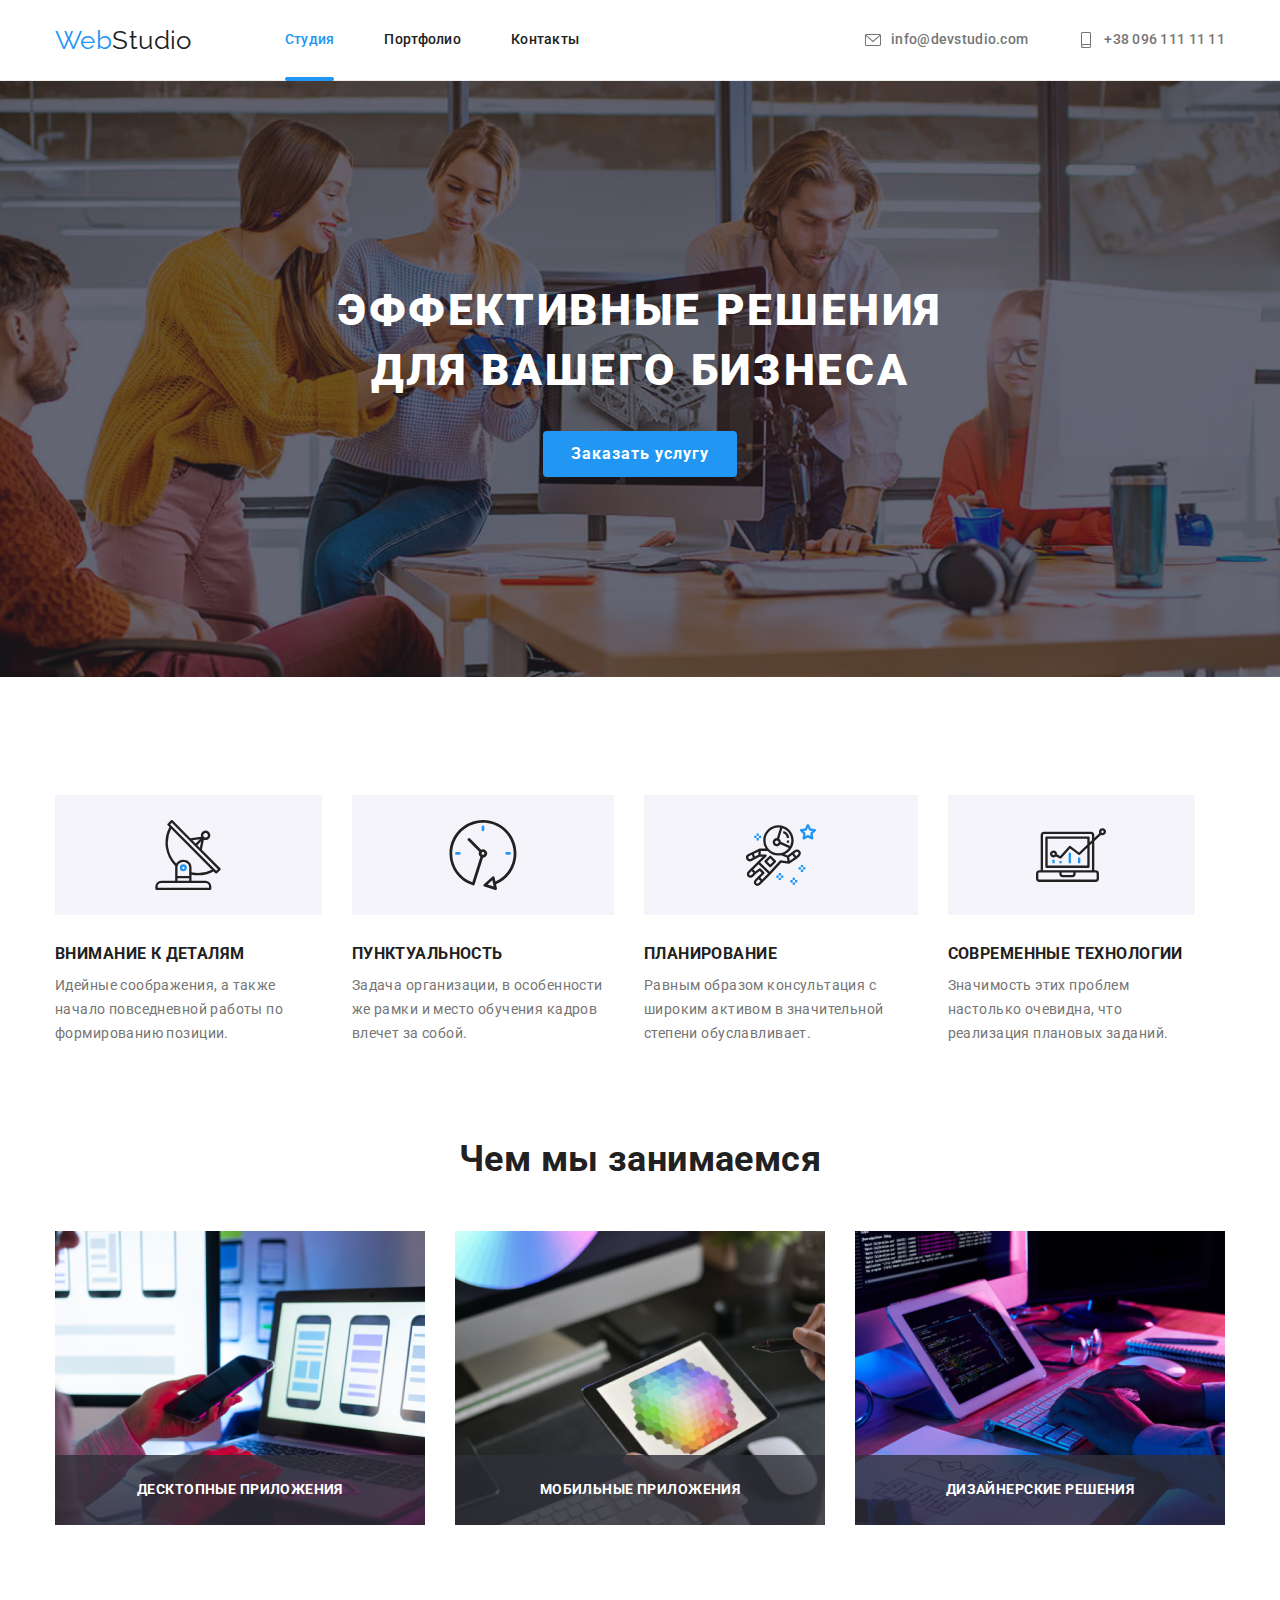
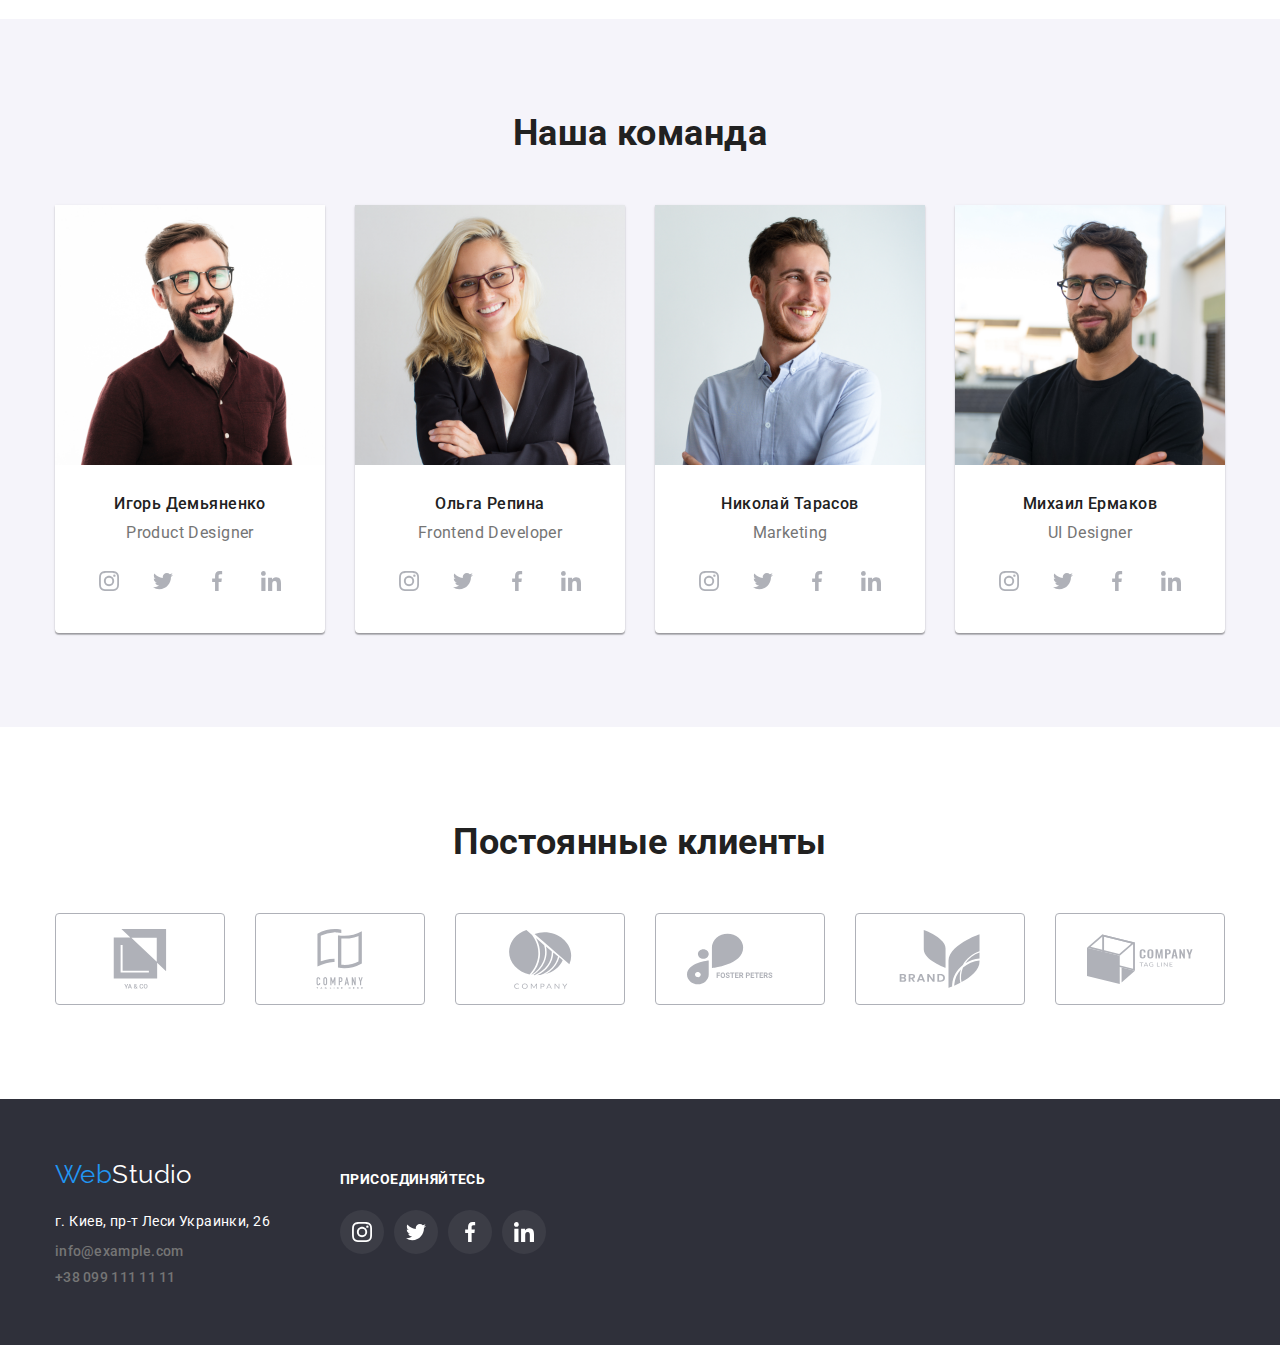
<file: index.html>
<!DOCTYPE html>
<html lang="ru">

<head>
  <meta charset="UTF-8" />
  <meta http-equiv="X-UA-Compatible" content="IE=edge" />
  <meta name="viewport" content="width=device-width, initial-scale=1.0" />
  <title>Студия</title>
  <link rel="preconnect" href="https://fonts.googleapis.com">
  <link rel="preconnect" href="https://fonts.gstatic.com" crossorigin>
  <link href="https://fonts.googleapis.com/css2?family=Raleway:wght@700&family=Roboto:wght@400;500;700;900&display=swap"
    rel="stylesheet">
  <link rel="stylesheet" href="https://cdnjs.cloudflare.com/ajax/libs/modern-normalize/1.1.0/modern-normalize.min.css">
  <link rel="stylesheet" href="./css/style.css">
</head>

<body>
  <!-- Шапка сайта -->
  <header class="page-header">
    <div class="header-section container">
      <nav class="main-nav">
        <a href="./index.html" class="logo">Web<span class="header-logo">Studio</span></a>

        <ul class="site-nav list">
          <li class="nav-items"><a href="./index.html" class="nav-link link current">Студия</a></li>
          <li class="nav-items"><a href="./portfolio.html" class="nav-link link">Портфолио</a></li>
          <li class="nav-items"><a href="" class="nav-link link">Контакты</a></li>
        </ul>
      </nav>

      <ul class="site-info list">
        <li class="header-mail"><a class="info" href="mailto:info@devstudio.com">
            <svg class="header-contact__icon" width="16" height="16">
              <use href="./images/sprite/sprite.svg#icon-email"></use>
            </svg>
            info@devstudio.com</a></li>
        <li class="header-tel"><a class="info" href="tel:+380961111111">
            <svg class="header-contact__icon" width="16" height="16">
              <use href="./images/sprite/sprite.svg#icon-phone"></use>
            </svg>
            +38 096 111 11 11</a></li>
      </ul>
    </div>
  </header>

  <main>

    <!-- Герой сайта -->
    <section class="hero">
      <div class="container">
        <h1 class="hero-title">Эффективные решения для вашего бизнеса</h1>
        <button class="hero-btn" type="button" data-modal-open><span class="order">Заказать услугу</span></button>
        <div class="backdrop is-hidden" data-modal>
          <div class="modal">
            <button class="close-btn" type="button" data-modal-close>
              <svg class="modal-icon" width="18" height="18">
                <use href="./images/sprite/sprite.svg#icon-close"></use>
              </svg>
            </button>
          </div>
        </div>
      </div>
    </section>

    <!-- Секция о компании -->
    <section class="section company">
      <div class="container">
        <!-- Скрытый заголовок -->
        <h2 class="section-title">Описание преимуществ компании</h2>
        <!-- Преимущества -->
        <ul class="feature-list list">
          <li class="feature-list__items">
            <div class="features-icon__block">
              <svg class="features-icon__svg" width="70" height="70">
                <use href="./images/sprite/sprite.svg#icon-antenna"></use>
              </svg>
            </div>
            <h3 class="title">Внимание к деталям</h3>
            <p class="feature-text">Идейные соображения, а также начало повседневной работы по формированию позиции.</p>
          </li>
          <li class="feature-list__items">
            <div class="features-icon__block">
              <svg class="features-icon__svg" width="70" height="70">
                <use href="./images/sprite/sprite.svg#icon-clock"></use>
              </svg>
            </div>
            <h3 class="title">Пунктуальность</h3>
            <p class="feature-text">Задача организации, в особенности же рамки и место обучения кадров влечет за собой.
            </p>
          </li>
          <li class="feature-list__items">
            <div class="features-icon__block">
              <svg class="features-icon__svg" width="70" height="70">
                <use href="./images/sprite/sprite.svg#icon-astronaut"></use>
              </svg>
            </div>
            <h3 class="title">Планирование</h3>
            <p class="feature-text">Равным образом консультация с широким активом в значительной степени обуславливает.
            </p>
          </li>
          <li class="feature-list__items">
            <div class="features-icon__block">
              <svg class="features-icon__svg" width="70" height="70">
                <use href="./images/sprite/sprite.svg#icon-diagram"></use>
              </svg>
            </div>
            <h3 class="title">Современные технологии</h3>
            <p class="feature-text">Значимость этих проблем настолько очевидна, что реализация плановых заданий.</p>
          </li>
        </ul>
      </div>
    </section>

    <!-- Секция чем мы занимаемся -->
    <section class="section">
      <div class="container">
        <!-- Примеры работ компании -->
        <h2 class="work-title">Чем мы занимаемся</h2>

        <ul class="work-list list">
          <li class="work-list__item">
            <img src="./images/notebook.png" alt="notebook" width="370" />
            <p class="work-list__text">Десктопные приложения</p>
          </li>
          <li class="work-list__item">
            <img src="./images/tablet.png" alt="tablet" width="370" />
            <p class="work-list__text">Мобильные приложения</p>
          </li>
          <li class="work-list__item">
            <img src="./images/computer.png" alt="computer" width="370" />
            <p class="work-list__text">Дизайнерские решения</p>
          </li>
        </ul>
      </div>
    </section>

    <!-- Секция команда -->
    <section class="section-team">
      <div class="container">
        <!-- Команда -->
        <h2 class="block-title team">Наша команда</h2>

        <ul class="block-team list">
          <li class="block">
            <img src="./images/foto1.png" alt="Игорь Демьяненко" width="270" />
            <div class="team-list__block">
              <h3 class="title-name">Игорь Демьяненко</h3>
              <p class="section-text">Product Designer</p>
              <ul class="team-list__social">
                <li class="social-link__item">
                  <a href="" class="team-social__link link">
                    <svg class="team-social__svg" width="20px" height="20px">
                      <use href="./images/sprite/sprite.svg#icon-instagram"></use>
                    </svg>
                  </a>
                </li>
                <li class="social-link__item">
                  <a href="" class="team-social__link link">
                    <svg class="team-social__svg" width="20px" height="20px">
                      <use href="./images/sprite/sprite.svg#icon-twitter"></use>
                    </svg>
                  </a>
                </li>
                <li class="social-link__item">
                  <a href="" class="team-social__link link">
                    <svg class="team-social__svg" width="20px" height="20px">
                      <use href="./images/sprite/sprite.svg#icon-facebook"></use>
                    </svg>
                  </a>
                </li>
                <li class="social-link__item">
                  <a href="" class="team-social__link link">
                    <svg class="team-social__svg" width="20px" height="20px">
                      <use href="./images/sprite/sprite.svg#icon-linkedin"></use>
                    </svg>
                  </a>
                </li>
              </ul>
            </div>
          </li>
          <li class="block">
            <img src="./images/foto2.png" alt="Ольга Репина" width="270" />
            <div class="team-list__block">
              <h3 class="title-name">Ольга Репина</h3>
              <p class="section-text">Frontend Developer</p>
              <ul class="team-list__social">
                <li class="social-link__item">
                  <a href="" class="team-social__link link">
                    <svg class="team-social__svg" width="20px" height="20px">
                      <use href="./images/sprite/sprite.svg#icon-instagram"></use>
                    </svg>
                  </a>
                </li>
                <li class="social-link__item">
                  <a href="" class="team-social__link link">
                    <svg class="team-social__svg" width="20px" height="20px">
                      <use href="./images/sprite/sprite.svg#icon-twitter"></use>
                    </svg>
                  </a>
                </li>
                <li class="social-link__item">
                  <a href="" class="team-social__link link">
                    <svg class="team-social__svg" width="20px" height="20px">
                      <use href="./images/sprite/sprite.svg#icon-facebook"></use>
                    </svg>
                  </a>
                </li>
                <li class="social-link__item">
                  <a href="" class="team-social__link link">
                    <svg class="team-social__svg" width="20px" height="20px">
                      <use href="./images/sprite/sprite.svg#icon-linkedin"></use>
                    </svg>
                  </a>
                </li>
              </ul>
            </div>
          </li>
          <li class="block">
            <img src="./images/foto3.png" alt="Николай Тарасов" width="270" />
            <div class="team-list__block">
              <h3 class="title-name">Николай Тарасов</h3>
              <p class="section-text">Marketing</p>
              <ul class="team-list__social">
                <li class="social-link__item">
                  <a href="" class="team-social__link link">
                    <svg class="team-social__svg" width="20px" height="20px">
                      <use href="./images/sprite/sprite.svg#icon-instagram"></use>
                    </svg>
                  </a>
                </li>
                <li class="social-link__item">
                  <a href="" class="team-social__link link">
                    <svg class="team-social__svg" width="20px" height="20px">
                      <use href="./images/sprite/sprite.svg#icon-twitter"></use>
                    </svg>
                  </a>
                </li>
                <li class="social-link__item">
                  <a href="" class="team-social__link link">
                    <svg class="team-social__svg" width="20px" height="20px">
                      <use href="./images/sprite/sprite.svg#icon-facebook"></use>
                    </svg>
                  </a>
                </li>
                <li class="social-link__item">
                  <a href="" class="team-social__link link">
                    <svg class="team-social__svg" width="20px" height="20px">
                      <use href="./images/sprite/sprite.svg#icon-linkedin"></use>
                    </svg>
                  </a>
                </li>
              </ul>
            </div>
          </li>
          <li class="block">
            <img src="./images/foto4.png" alt="Михаил Ермаков" width="270" />
            <div class="team-list__block">
              <h3 class="title-name">Михаил Ермаков</h3>
              <p class="section-text">UI Designer</p>
              <ul class="team-list__social">
                <li class="social-link__item">
                  <a href="" class="team-social__link link">
                    <svg class="team-social__svg" width="20px" height="20px">
                      <use href="./images/sprite/sprite.svg#icon-instagram"></use>
                    </svg>
                  </a>
                </li>
                <li class="social-link__item">
                  <a href="" class="team-social__link link">
                    <svg class="team-social__svg" width="20px" height="20px">
                      <use href="./images/sprite/sprite.svg#icon-twitter"></use>
                    </svg>
                  </a>
                </li>
                <li class="social-link__item">
                  <a href="" class="team-social__link link">
                    <svg class="team-social__svg" width="20px" height="20px">
                      <use href="./images/sprite/sprite.svg#icon-facebook"></use>
                    </svg>
                  </a>
                </li>
                <li class="social-link__item">
                  <a href="" class="team-social__link link">
                    <svg class="team-social__svg" width="20px" height="20px">
                      <use href="./images/sprite/sprite.svg#icon-linkedin"></use>
                    </svg>
                  </a>
                </li>
              </ul>
            </div>
          </li class="block">
        </ul>
      </div>
    </section>

    <!-- Секция постоянные клиенты -->
    <section class="section">
      <div class="container">
        <h2 class="client-title">Постоянные клиенты </h2>
        <ul class="client-list list">
          <li class="customer-items">
            <a class="customers-link link" href="">
              <svg class="customer-icons__svg" width="106px" height="60px">
                <use href="./images/sprite/sprite.svg#icon-icons-1"></use>
              </svg>
            </a>
          </li>
          <li class="customer-items">
            <a class="customers-link link" href="">
              <svg class="customer-icons__svg" width="106px" height="60px">
                <use href="./images/sprite/sprite.svg#icon-icons-2"></use>
              </svg>
            </a>
          </li>
          <li class="customer-items">
            <a class="customers-link link" href="">
              <svg class="customer-icons__svg" width="106px" height="60px">
                <use href="./images/sprite/sprite.svg#icon-icons-3"></use>
              </svg>
            </a>
          </li>
          <li class="customer-items">
            <a class="customers-link link" href="">
              <svg class="customer-icons__svg" width="106px" height="60px">
                <use href="./images/sprite/sprite.svg#icon-icons-4"></use>
              </svg>
            </a>
          </li>
          <li class="customer-items">
            <a class="customers-link link" href="">
              <svg class="customer-icons__svg" width="106px" height="60px">
                <use href="./images/sprite/sprite.svg#icon-icons-5"></use>
              </svg>
            </a>
          </li>
          <li class="customer-items">
            <a class="customers-link link" href="">
              <svg class="customer-icons__svg" width="106px" height="60px">
                <use href="./images/sprite/sprite.svg#icon-icons-6"></use>
              </svg>
            </a>
          </li>
        </ul>
      </div>
    </section>
  </main>

  <!-- Футер сайта  -->
  <footer class="footer">
    <div class="container">
      <section class="footer-section">
        <div class="footer-block__contacts"><a href="./index.html" class="logo">Web<span
              class="footer-logo">Studio</span></a>
          <address class="address">
            <ul class="list">
              <li class="footer-text__items">
                <p class="footer-text">г. Киев, пр-т Леси Украинки, 26</p>
              </li>
              <li class="footer-items"><a href="" class="info">info@example.com</a></li>
              <li class="footer-items"><a href="" class="info">+38 099 111 11 11</a></li>
            </ul>
          </address>
        </div>
        <div class="social-block">
          <p class="social-section__text">Присоединяйтесь</p>
          <ul class="footer-list list">
            <li class="footer-list__items">
              <a class="footer-list__link" href="">
                <svg class="footer-list__icons" width="20" height="20">
                  <use href="./images/sprite/sprite.svg#icon-instagram"></use>
                </svg>
              </a>
            </li>

            <li class="footer-list__items">
              <a class="footer-list__link" href="">
                <svg class="footer-list__icons" width="20" height="20">
                  <use href="./images/sprite/sprite.svg#icon-twitter"></use>
                </svg>
              </a>
            </li>

            <li class="footer-list__items">
              <a class="footer-list__link" href="">
                <svg class="footer-list__icons" width="20" height="20">
                  <use href="./images/sprite/sprite.svg#icon-facebook"></use>
                </svg>
              </a>
            </li>

            <li class="footer-list__items">
              <a class="footer-list__link" href="">
                <svg class="footer-list__icons" width="20" height="20">
                  <use href="./images/sprite/sprite.svg#icon-linkedin"></use>
                </svg>
              </a>
            </li>
          </ul>
        </div>
      </section>
    </div>
  </footer>

  <!-- JS для модалки -->
  <script src="./js/modal.js"></script>
</body>

</html>
</file>
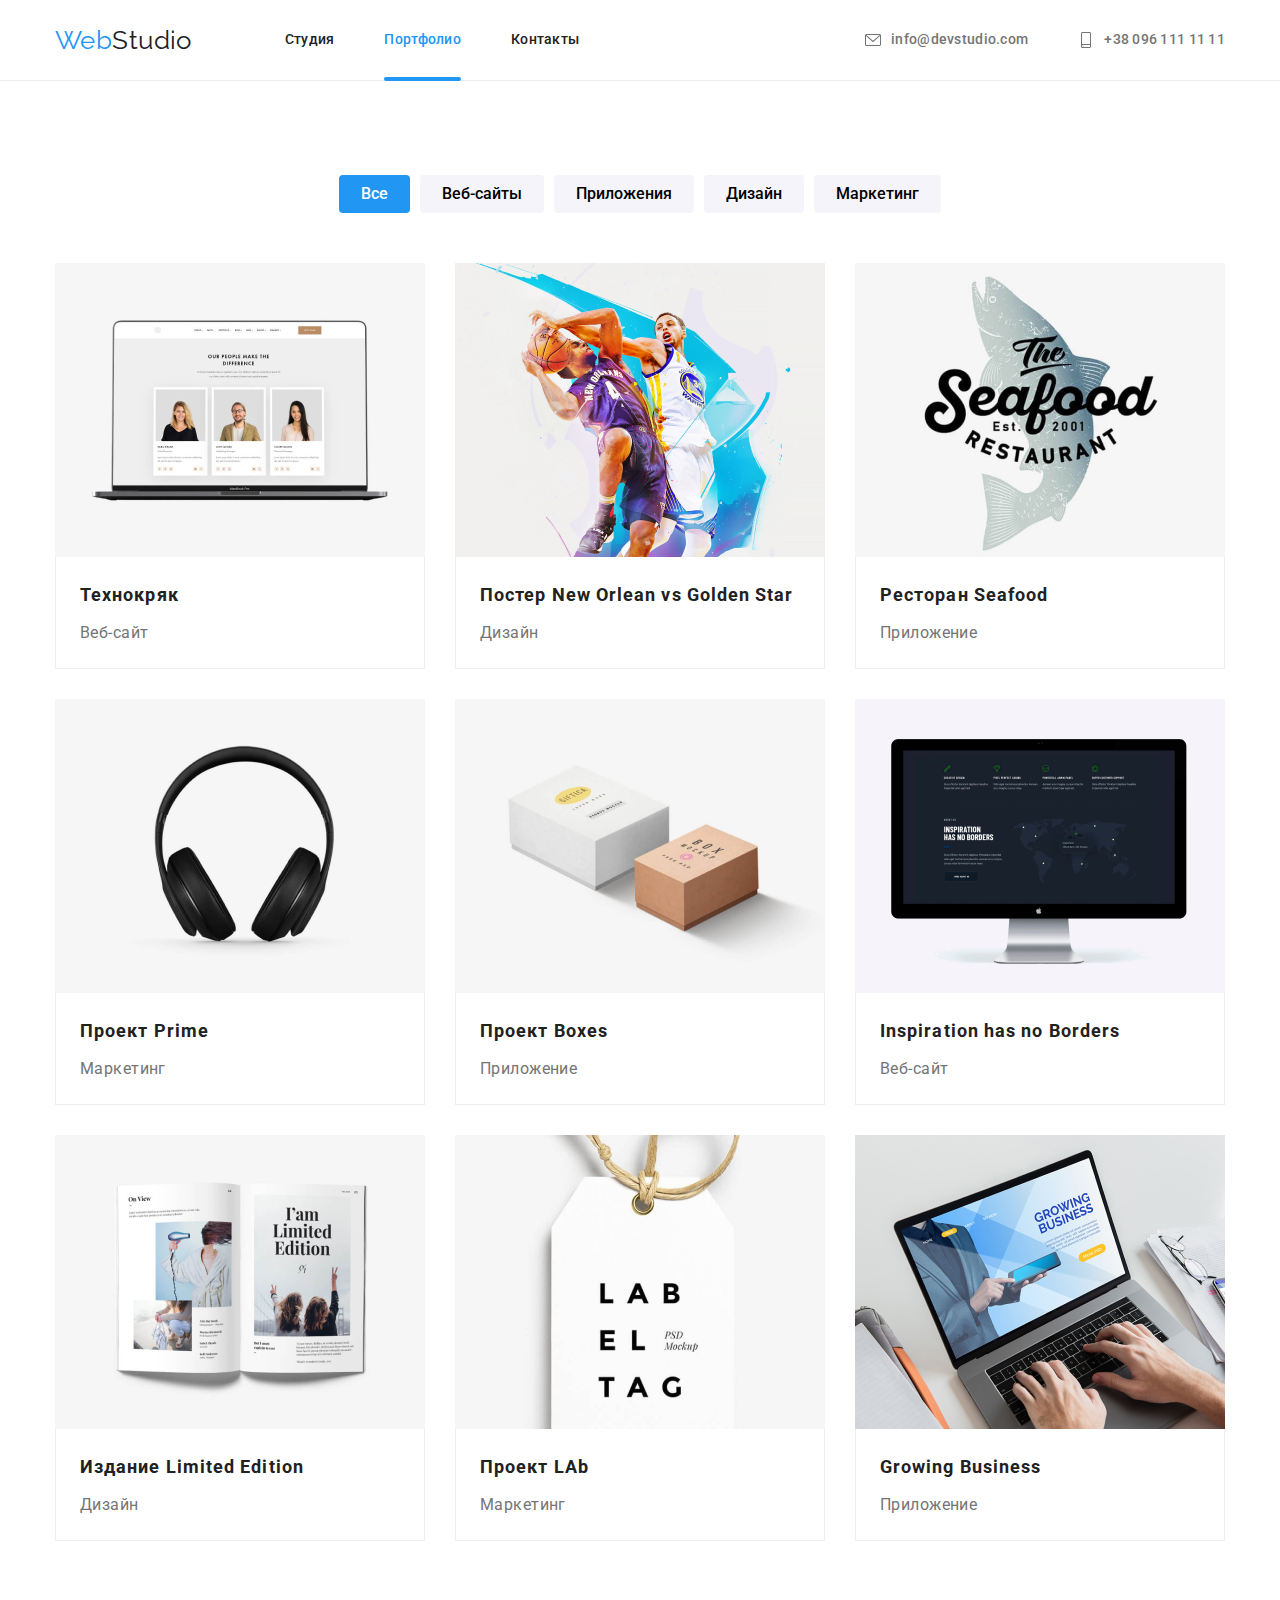
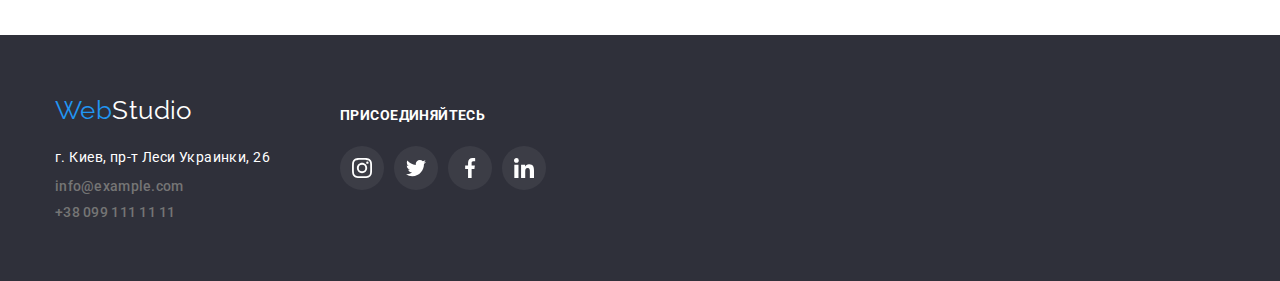
<file: portfolio.html>
<!DOCTYPE html>
<html lang="ru">

<head>
  <meta charset="UTF-8" />
  <meta http-equiv="X-UA-Compatible" content="IE=edge" />
  <meta name="viewport" content="width=device-width, initial-scale=1.0" />
  <title>Портфолио</title>
  <link rel="preconnect" href="https://fonts.googleapis.com">
  <link rel="preconnect" href="https://fonts.gstatic.com" crossorigin>
  <link href="https://fonts.googleapis.com/css2?family=Raleway:wght@700&family=Roboto:wght@400;500;700;900&display=swap"
    rel="stylesheet">
  <link rel="stylesheet" href="https://cdnjs.cloudflare.com/ajax/libs/modern-normalize/1.1.0/modern-normalize.min.css">
  <link rel="stylesheet" href="./css/style.css">
</head>

<body>
  <!-- Шапка сайта -->
  <header class="page-header">
    <div class="header-section container">
      <nav class="main-nav">
        <a href="./index.html" class="logo">Web<span class="header-logo">Studio</span></a>

        <ul class="site-nav list">
          <li class="nav-items"><a href="./index.html" class="nav-link link">Студия</a></li>
          <li class="nav-items"><a href="./portfolio.html" class="nav-link link current">Портфолио</a></li>
          <li class="nav-items"><a href="" class="nav-link link">Контакты</a></li>
        </ul>
      </nav>

      <ul class="site-info list">
        <li class="header-mail"><a class="info" href="mailto:info@devstudio.com">
            <svg class="header-contact__icon" width="16" height="16">
              <use href="./images/sprite/sprite.svg#icon-email"></use>
            </svg>
            info@devstudio.com</a></li>
        <li class="header-tel"><a class="info" href="tel:+380961111111">
            <svg class="header-contact__icon" width="16" height="16">
              <use href="./images/sprite/sprite.svg#icon-phone"></use>
            </svg>
            +38 096 111 11 11</a></li>
      </ul>
    </div>
  </header>

  <main>
    <!-- Cкрытый заголовок -->
    <section class="section">
      <div class="container">
        <h1 class="button-title">Контент страницы Портфолио</h1>

        <!-- Кнопки -->
        <ul class="site-button list">
          <li class="button-items"><button class="button current">Все</button></li>
          <li class="button-items"><button class="button">Веб-сайты</button></li>
          <li class="button-items"><button class="button">Приложения</button></li>
          <li class="button-items"><button class="button">Дизайн</button></li>
          <li class="button-items"><button class="button">Маркетинг</button></li>
        </ul>

        <ul class="client-list list">
          <li class="page-block"><a href="" class="portfolio-link link">
              <div class="portfolio-description">
                <img src="./images/portfolio/notebook.jpg" alt="notebook" width="370">
                <div class="portfolio-overlay">
                  <p class="portfolio-discription__text">
                    Ресурс предлагает комплексные предложения с разным уровнем функционала и сервисов. Все это позволит
                    посетителю получить исчерпывающие сведения о компании или частном лице.</p>
                </div>
              </div>
              <div class="portfolio-border">
                <h2 class="page-title">Технокряк</h2>
                <p class="page-text">Веб-сайт</p>
              </div>
            </a></li>
          <li class="page-block"><a href="" class="portfolio__link link">
              <div class="portfolio-description">
                <img src="./images/portfolio/basket.jpg" alt="basket" width="370">
                <div class="portfolio-overlay">
                  <p class="portfolio-discription__text">
                    Ресурс предлагает комплексные предложения с разным уровнем функционала и сервисов. Все это позволит
                    посетителю получить исчерпывающие сведения о компании или частном лице.</p>
                </div>
              </div>
              <div class="portfolio-border">
                <h2 class="page-title">Постер New Orlean vs Golden Star</h2>
                <p class="page-text">Дизайн</p>
              </div>
            </a></li>
          <li class="page-block"><a href="" class="link">
              <div class="portfolio-description">
                <img src="./images/portfolio/seafood.jpg" alt="seafood" width="370">
                <div class="portfolio-overlay">
                  <p class="portfolio-discription__text">
                    Ресурс предлагает комплексные предложения с разным уровнем функционала и сервисов. Все это позволит
                    посетителю получить исчерпывающие сведения о компании или частном лице.</p>
                </div>
              </div>
              <div class="portfolio-border">
                <h2 class="page-title">Ресторан Seafood</h2>
                <p class="page-text">Приложение</p>
              </div>
            </a></li>
          <li class="page-block"><a href="" class="link">
              <div class="portfolio-description">
                <img src="./images/portfolio/headphones.jpg" alt="headphones" width="370">
                <div class="portfolio-overlay">
                  <p class="portfolio-discription__text">
                    Ресурс предлагает комплексные предложения с разным уровнем функционала и сервисов. Все это позволит
                    посетителю получить исчерпывающие сведения о компании или частном лице.</p>
                </div>
              </div>
              <div class="portfolio-border">
                <h2 class="page-title">Проект Prime</h2>
                <p class="page-text">Маркетинг</p>
              </div>
            </a></li>
          <li class="page-block"><a href="" class="link">
              <div class="portfolio-description">
                <img src="./images/portfolio/boxes.jpg" alt="boxes" width="370">
                <div class="portfolio-overlay">
                  <p class="portfolio-discription__text">
                    Ресурс предлагает комплексные предложения с разным уровнем функционала и сервисов. Все это позволит
                    посетителю получить исчерпывающие сведения о компании или частном лице.</p>
                </div>
              </div>
              <div class="portfolio-border">
                <h2 class="page-title">Проект Boxes</h2>
                <p class="page-text">Приложение</p>
              </div>
            </a></li>
          <li class="page-block"><a href="" class="link">
              <div class="portfolio-description">
                <img src="./images/portfolio/borders.jpg" alt="borders" width="370">
                <div class="portfolio-overlay">
                  <p class="portfolio-discription__text">
                    Ресурс предлагает комплексные предложения с разным уровнем функционала и сервисов. Все это позволит
                    посетителю получить исчерпывающие сведения о компании или частном лице.</p>
                </div>
              </div>
              <div class="portfolio-border">
                <h2 class="page-title">Inspiration has no Borders</h2>
                <p class="page-text">Веб-сайт</p>
              </div>
            </a></li>
          <li class="page-block"><a href="" class="link">
              <div class="portfolio-description">
                <img src="./images/portfolio/edition.jpg" alt="edition" width="370">
                <div class="portfolio-overlay">
                  <p class="portfolio-discription__text">
                    Ресурс предлагает комплексные предложения с разным уровнем функционала и сервисов. Все это позволит
                    посетителю получить исчерпывающие сведения о компании или частном лице.</p>
                </div>
              </div>
              <div class="portfolio-border">
                <h2 class="page-title">Издание Limited Edition</h2>
                <p class="page-text">Дизайн</p>
              </div>
            </a></li>
          <li class="page-block"><a href="" class="link">
              <div class="portfolio-description">
                <img src="./images/portfolio/lab.jpg" alt="lab" width="370">
                <div class="portfolio-overlay">
                  <p class="portfolio-discription__text">
                    Ресурс предлагает комплексные предложения с разным уровнем функционала и сервисов. Все это позволит
                    посетителю получить исчерпывающие сведения о компании или частном лице.</p>
                </div>
              </div>
              <div class="portfolio-border">
                <h2 class="page-title">Проект LAb</h2>
                <p class="page-text">Маркетинг</p>
              </div>
            </a></li>
          <li class="page-block"><a href="" class="link">
              <div class="portfolio-description">
                <img src="./images/portfolio/business.jpg" alt="business" width="370">
                <div class="portfolio-overlay">
                  <p class="portfolio-discription__text">
                    Ресурс предлагает комплексные предложения с разным уровнем функционала и сервисов. Все это позволит
                    посетителю получить исчерпывающие сведения о компании или частном лице.</p>
                </div>
              </div>
              <div class="portfolio-border">
                <h2 class="page-title">Growing Business</h2>
                <p class="page-text">Приложение</p>
              </div>
            </a></li>
        </ul>
      </div>
    </section>
  </main>

  <!-- Футер сайта  -->
  <footer class="footer">
    <div class="container">
      <section class="footer-section">
        <div class="footer-block__contacts"><a href="./index.html" class="logo">Web<span
              class="footer-logo">Studio</span></a>
          <address class="address">
            <ul class="list">
              <li class="footer-text__items">
                <p class="footer-text">г. Киев, пр-т Леси Украинки, 26</p>
              </li>
              <li class="footer-items"><a href="" class="info">info@example.com</a></li>
              <li class="footer-items"><a href="" class="info">+38 099 111 11 11</a></li>
            </ul>
          </address>
        </div>
        <div class="social-block">
          <p class="social-section__text">Присоединяйтесь</p>
          <ul class="footer-list list">
            <li class="footer-list__items">
              <a class="footer-list__link" href="">
                <svg class="footer-list__icons" width="20" height="20">
                  <use href="./images/sprite/sprite.svg#icon-instagram"></use>
                </svg>
              </a>
            </li>

            <li class="footer-list__items">
              <a class="footer-list__link" href="">
                <svg class="footer-list__icons" width="20" height="20">
                  <use href="./images/sprite/sprite.svg#icon-twitter"></use>
                </svg>
              </a>
            </li>

            <li class="footer-list__items">
              <a class="footer-list__link" href="">
                <svg class="footer-list__icons" width="20" height="20">
                  <use href="./images/sprite/sprite.svg#icon-facebook"></use>
                </svg>
              </a>
            </li>

            <li class="footer-list__items">
              <a class="footer-list__link" href="">
                <svg class="footer-list__icons" width="20" height="20">
                  <use href="./images/sprite/sprite.svg#icon-linkedin"></use>
                </svg>
              </a>
            </li>
          </ul>
        </div>
      </section>
    </div>
  </footer>
</body>

</html>
</file>
<file: css/style.css>
/* Глобальные стили */
:root {
  --primary-text-color: #212121;
  --secondary-text-color: #757575;
  --white-color: #ffffff;
  --black-color: #000000;
  --accent-color: #2196f3;
  --hero-background-color: #2f303a;
  --team-background-color: #f5f4fa;
  --header-border-color: #ececec;

  /* Others */
  --border-light-cl: #ffffff;
  --btn-radius: 25px;
  --anim-shadow-slow: box-shadow 250ms cubic-bezier(0.4, 0, 0.2, 1);
  --anim-bg-slow: background-color 250ms cubic-bezier(0.4, 0, 0.2, 1),
    color 250ms cubic-bezier(0.4, 0, 0.2, 1);
}
h1,
h2,
h3,
h4,
h5,
h6,
p,
ul {
  margin: 0;
  padding: 0;
}

img {
  display: block;
}

body {
  font-family: 'Roboto', sans-serif;
  letter-spacing: 0.03em;
  background-color: var(--white-color);
  color: var(--primary-text-color);
  font-size: 14px;
}

/* КОНТЕЙНЕР  */
.container {
  margin-left: auto;
  margin-right: auto;
  padding-left: 15px;
  padding-right: 15px;
  width: 1200px;
}

/* Скрытые заголовки */
.section-title {
  visibility: hidden;
}
.button-title {
  display: none;
}

/* List */
.list {
  list-style: none;
}

/* Link  */
.link {
  text-decoration: none;
}

/* LOGO */
.logo {
  font-family: 'Raleway';
  font-size: 26px;
  line-height: 1.19;
  text-decoration: none;
  color: var(--accent-color);
}

.header-logo {
  color: var(--primary-text-color);
}

.footer-logo {
  color: var(--white-color);
}

/* site-nav */
.page-header {
  border-bottom: 1px solid var(--header-border-color);
}

.header-section {
  display: flex;
  align-items: center;
  justify-content: space-between;
}
.main-nav {
  display: flex;
  align-items: center;
}
.site-nav {
  display: flex;
  margin-left: 93px;
}

.site-nav .nav-items + .nav-items {
  margin-left: 50px;
}

.nav-link {
  position: relative;
  display: block;
  padding-top: 32px;
  padding-bottom: 32px;

  font-weight: 500;
  font-size: 14px;
  line-height: 1.14;
  letter-spacing: 0.02em;

  color: var(--primary-text-color);

  transition: color 250ms cubic-bezier(0.4, 0, 0.2, 1);
}

.nav-link:hover,
.nav-link:focus {
  color: var(--accent-color);
}

.nav-link.current::after {
  position: absolute;
  display: block;

  content: '';
  width: 100%;
  height: 4px;
  border-radius: 2px;
  bottom: -1px;

  background-color: var(--accent-color);
}

/* Current  */
.button.current {
  background: var(--accent-color);
  color: var(--white-color);
}

.nav-link.current {
  color: var(--accent-color);
}

/* site-info */
.site-info {
  display: flex;
}
.info {
  display: flex;
  align-items: center;
  font-weight: 500;
  line-height: 1.14;
  letter-spacing: 0.02em;
  text-decoration: none;
  color: var(--secondary-text-color);
  transition: color 250ms cubic-bezier(0.4, 0, 0.2, 1);
}

.info:hover,
.info:focus {
  color: var(--accent-color);
}

.header-mail {
  margin-right: 50px;
}
.header-tel {
}

.header-contact__icon {
  margin-right: 10px;
  fill: currentColor;
}

/* HERO */
.hero {
  text-align: center;
  background: var(--hero-background-color);
  background-image: linear-gradient(
      to right,
      rgba(47, 48, 58, 0.4),
      rgba(47, 48, 58, 0.4)
    ),
    url(../images/img-hero.jpg);
  background-repeat: no-repeat;
  background-size: cover;
  background-position: center;
  padding: 200px 0px 200px 0px;
}
.hero-title {
  margin: auto;
  margin-bottom: 30px;
  font-weight: 900;
  font-size: 44px;
  line-height: 1.36;
  text-transform: uppercase;
  text-align: center;
  max-width: 696px;
  letter-spacing: 0.06em;
  color: var(--white-color);
}

/* Modal Btn */
.hero-btn {
  display: inline-block;
  min-width: 140px;
  border-radius: 4px;
  border: 1px solid transparent;
  padding: 7px;
  background-color: var(--accent-color);

  font-weight: 700;
  font-size: 12px;
  line-height: 1.87;

  letter-spacing: 0.06em;
  cursor: pointer;
  transition: var(--anim-shadow-slow);
}

.hero-btn::before,
.hero-btn::after {
  content: '';
  display: inline-block;
  width: 20px;
  height: 20px;

  background-size: contain;
  transition: cubic-bezier(0.4, 0, 0.2, 1);
}

.hero-btn:hover::before,
.hero-btn:focus::before {
  transform: translateY(-35px);
}

.order {
  font-size: 16px;
  line-height: 1.87;
  letter-spacing: 0.06em;
  color: var(--white-color);
}

/* Modal Block */
.backdrop {
  position: fixed;
  top: 0;
  right: 0;
  width: 100%;
  height: 100%;

  background-color: rgba(0, 0, 0, 0.2);

  transition: opacity var(--anim-fast), visibility var(--anim-fast);
}

.backdrop.is-hidden {
  opacity: 0;
  visibility: hidden;
  pointer-events: none;
}

.modal {
  position: absolute;
  top: 50%;
  left: 50%;
  transform: translate(-50%, -50%);

  width: 528px;
  min-height: 581px;

  background-color: #ffffff;
  animation: cubic-bezier(0.4, 0, 0.2, 1) 250ms;
}

.backdrop.is-hidden .modal {
  animation-play-state: paused;
}

.modal-icon {
  fill: currentColor;
}

.close-btn {
  position: absolute;
  display: flex;
  align-items: center;
  justify-content: center;
  right: 8px;
  top: 8px;
  background-color: transparent;
  border-radius: 50%;
  width: 30px;
  height: 30px;
  border: 1px solid rgba(0, 0, 0, 0.1);
  cursor: pointer;
}

.close-btn:hover,
.close-btn:focus {
  color: var(--accent-bg-cl);
  background-color: var(--light-txt-cl);
  box-shadow: -4px 0px 8px rgba(0, 0, 0, 0.04), -2px 0px 4px rgba(0, 0, 0, 0.08),
    -1px 0px 3px rgba(0, 0, 0, 0.16);
}

/* NEW Section  */
.section {
  background: var(--white-color);
  padding: 94px 0;
}

.company.section {
  padding-bottom: 0px;
}

.feature-list {
  display: flex;
}

.feature-list__items {
  margin-right: 30px;
}

.features-icon__block {
  display: flex;
  height: 120px;
  align-items: center;
  justify-content: center;
  margin-bottom: 30px;
  background-color: var(--team-background-color);
}
.features-icon__svg {
}

.title {
  line-height: 1.14;
  text-transform: uppercase;
  margin-bottom: 10px;
}
.feature-text {
  line-height: 24px;
  color: var(--secondary-text-color);
}

/* IMAGE block  */

.work-title {
  font-size: 36px;
  line-height: 1.16;
  text-align: center;

  margin-bottom: 50px;
}

.work-list {
  display: flex;
}

.work-list__item {
  position: relative;
  margin-right: 30px;
}

.work-list__text {
  position: absolute;
  width: 100%;
  bottom: 0;
  left: 0;
  padding: 27px 0px;

  font-weight: bold;
  font-size: 14px;
  line-height: 1.14;
  text-align: center;
  text-transform: uppercase;

  color: var(--white-color);
  background-color: rgba(47, 48, 58, 0.8);
}

/* Section Team  */

.section-team {
  background: var(--team-background-color);
  padding: 94px 0;
}

.block-title {
  font-size: 36px;
  line-height: 1.16;
  text-align: center;

  margin-bottom: 50px;
}

.team {
}

.block {
  background: var(--white-color);
  box-shadow: 0px 1px 3px rgba(0, 0, 0, 0.12), 0px 1px 1px rgba(0, 0, 0, 0.14),
    0px 2px 1px rgba(0, 0, 0, 0.2);
  border-radius: 0px 0px 4px 4px;
  margin-right: 30px;
}

.block:last-child {
  margin-right: 0px;
}

.block-team {
  display: flex;
}

.team-list__block {
  padding: 30px 0px 30px 0px;
}

.title-name {
  font-weight: 500;
  font-size: 16px;
  line-height: 1.18;
  text-align: center;
}

.section-text {
  font-size: 16px;
  line-height: 1.18;
  text-align: center;
  color: var(--secondary-text-color);
  margin-top: 10px;
}

/* Social Media link */

.team-list__social {
  display: flex;
  justify-content: center;
  align-items: center;
  margin-top: 16px;
  list-style: none;
  gap: 10px;
}
.social-link__item {
}
.team-social__link {
  display: flex;
  justify-content: center;
  align-items: center;
  width: 44px;
  height: 44px;
  border-radius: 50%;
  color: #afb1b8;
  transition: var(--anim-bg-slow);
}

.team-social__link:hover,
.team-social__link:focus {
  border-radius: 50%;
  color: var(--white-color);
  background-color: var(--accent-color);
}

.team-social__svg {
  fill: currentColor;
}

/* Section Client  */
.client-title {
  margin-bottom: 50px;
  font-size: 36px;
  line-height: 1.17;
  text-align: center;
}
.client-list {
  display: flex;
  justify-content: center;
  align-items: center;
  grid-gap: 30px;
}

.customer-items {
}

.customer-items:hover,
.customer-items:focus {
  color: var(--accent-color);
  border-color: var(--accent-color);
}

.customers-link {
  display: flex;
  justify-content: center;
  align-items: center;
  width: 170px;
  height: 92px;
  border: 1px solid #afb1b8;
  border-radius: 4px;
  color: #afb1b8;
  transition: border-color 250ms cubic-bezier(0.4, 0, 0.2, 1),
    color 250ms cubic-bezier(0.4, 0, 0.2, 1);
}

.customers-link:focus,
.customers-link:hover {
  color: var(--accent-color);
  border-color: var(--accent-color);
}

.customer-icons__svg {
  fill: currentColor;
}

/* Footer  */
.footer {
  background: var(--hero-background-color);
}

.footer-text {
  line-height: 1.71;
  color: var(--white-color);
}

/* PORTFOLIO */

/* Section Button  */
.site-button {
  display: flex;
  justify-content: center;
  margin-bottom: 50px;
}

.button-items {
  margin-right: 10px;
}

.button-items:last-child {
  margin-right: 0px;
}

.button {
  font-weight: 500;
  font-size: 16px;
  line-height: 1.62;
  text-align: center;
  padding: 6px 22px;
  border-radius: 4px;
  background: var(--team-background-color);
  border: none;
  cursor: pointer;
  font-family: inherit;
  transition: background-color 250ms cubic-bezier(0.4, 0, 0.2, 1),
    color 250ms cubic-bezier(0.4, 0, 0.2, 1),
    box-shadow 250ms cubic-bezier(0.4, 0, 0.2, 1);
}

.button:hover,
.button:focus {
  background: var(--accent-color);
  color: var(--white-color);
  box-shadow: 0px 3px 1px rgba(0, 0, 0, 0.1), 0px 1px 2px rgba(0, 0, 0, 0.08),
    0px 2px 2px rgba(0, 0, 0, 0.12);
}

/* Page block  */
.footer-section {
  display: flex;
  padding: 60px 0px 60px 0px;
  gap: 70px;
}
/* Social block  */
.social-section__text {
  padding: 20px 0px 10px 0px;
  margin-bottom: 20px;
  font-weight: 700;
  line-height: 1.14px;
  text-transform: uppercase;
  color: var(--white-color);
}

.social-block {
}

.footer-list {
  display: flex;
  padding: 0;
  margin-top: 0;
}
.footer-list__items {
  width: 44px;
  height: 44px;
  margin-right: 10px;
}
.footer-list__link {
  display: flex;
  justify-content: center;
  align-items: center;
  width: 44px;
  height: 44px;
  border-radius: 50%;

  color: #ffffff;
  background-color: #ffffff10;

  transition: background 250ms cubic-bezier(0.4, 0, 0.2, 1);
}

.footer-list__link:hover,
.footer-list__link:focus {
  color: #ffffff;
  background-color: var(--accent-color);
}

.footer-list__icons {
  fill: currentColor;
}
/*  Конец Social block  */

.footer-block__contacts {
}

.footer-block__logo {
  margin-bottom: 20px;
}
.footer-text__items {
  margin-top: 20px;
}

.footer-items {
  margin-top: 10px;
}

.address {
  font-style: normal;
}
/*  Client Block  */
.client-list {
  display: flex;
  flex-wrap: wrap;
  gap: 30px;
}

.page-block {
  background: var(--white-color);
  text-decoration: none;
}

.page-block:hover,
.page-block:focus-within {
  box-shadow: 0px 1px 1px rgba(0, 0, 0, 0.12), 0px 4px 4px rgba(0, 0, 0, 0.06),
    1px 4px 6px rgba(0, 0, 0, 0.16);
}

.portfolio-link {
  transition: var(--anim-shadow-slow);
}

.portfolio-link:hover,
.portfolio-link:focus {
  box-shadow: 0px 1px 1px rgba(0, 0, 0, 0.12), 0px 4px 4px rgba(0, 0, 0, 0.06),
    1px 4px 6px rgba(0, 0, 0, 0.16);
}

/* Card Overlay  */
.portfolio-description {
  position: relative;
  overflow: hidden;
}

.portfolio-description:hover::before {
  opacity: 1;
}

.portfolio-overlay {
  position: absolute;
  display: inline-block;
  content: '';
  width: 100%;
  height: 100%;
  top: 0;
  left: 0;
  background-color: rgba(33, 150, 243, 0.9);
  transform: translateY(100%);
  transition: transform 250ms cubic-bezier(0.4, 0, 0.2, 1);
}

.page-block:hover .portfolio-overlay {
  transform: translateX(0);
  opacity: 1;
}

.portfolio-discription__text {
  padding: 63px 24px;
  font-size: 18px;
  line-height: 1.56;
  color: var(--white-color);
}

.portfolio-border {
  border: 1px solid #eeeeee;
  border-top: transparent;
  padding: 20px 24px;
}

.page-title {
  font-size: 18px;
  line-height: 2;
  letter-spacing: 0.06em;
  color: var(--primary-text-color);
  margin-bottom: 5px;
}
.page-text {
  font-size: 16px;
  line-height: 1.87;
  color: var(--secondary-text-color);
}
</file>
